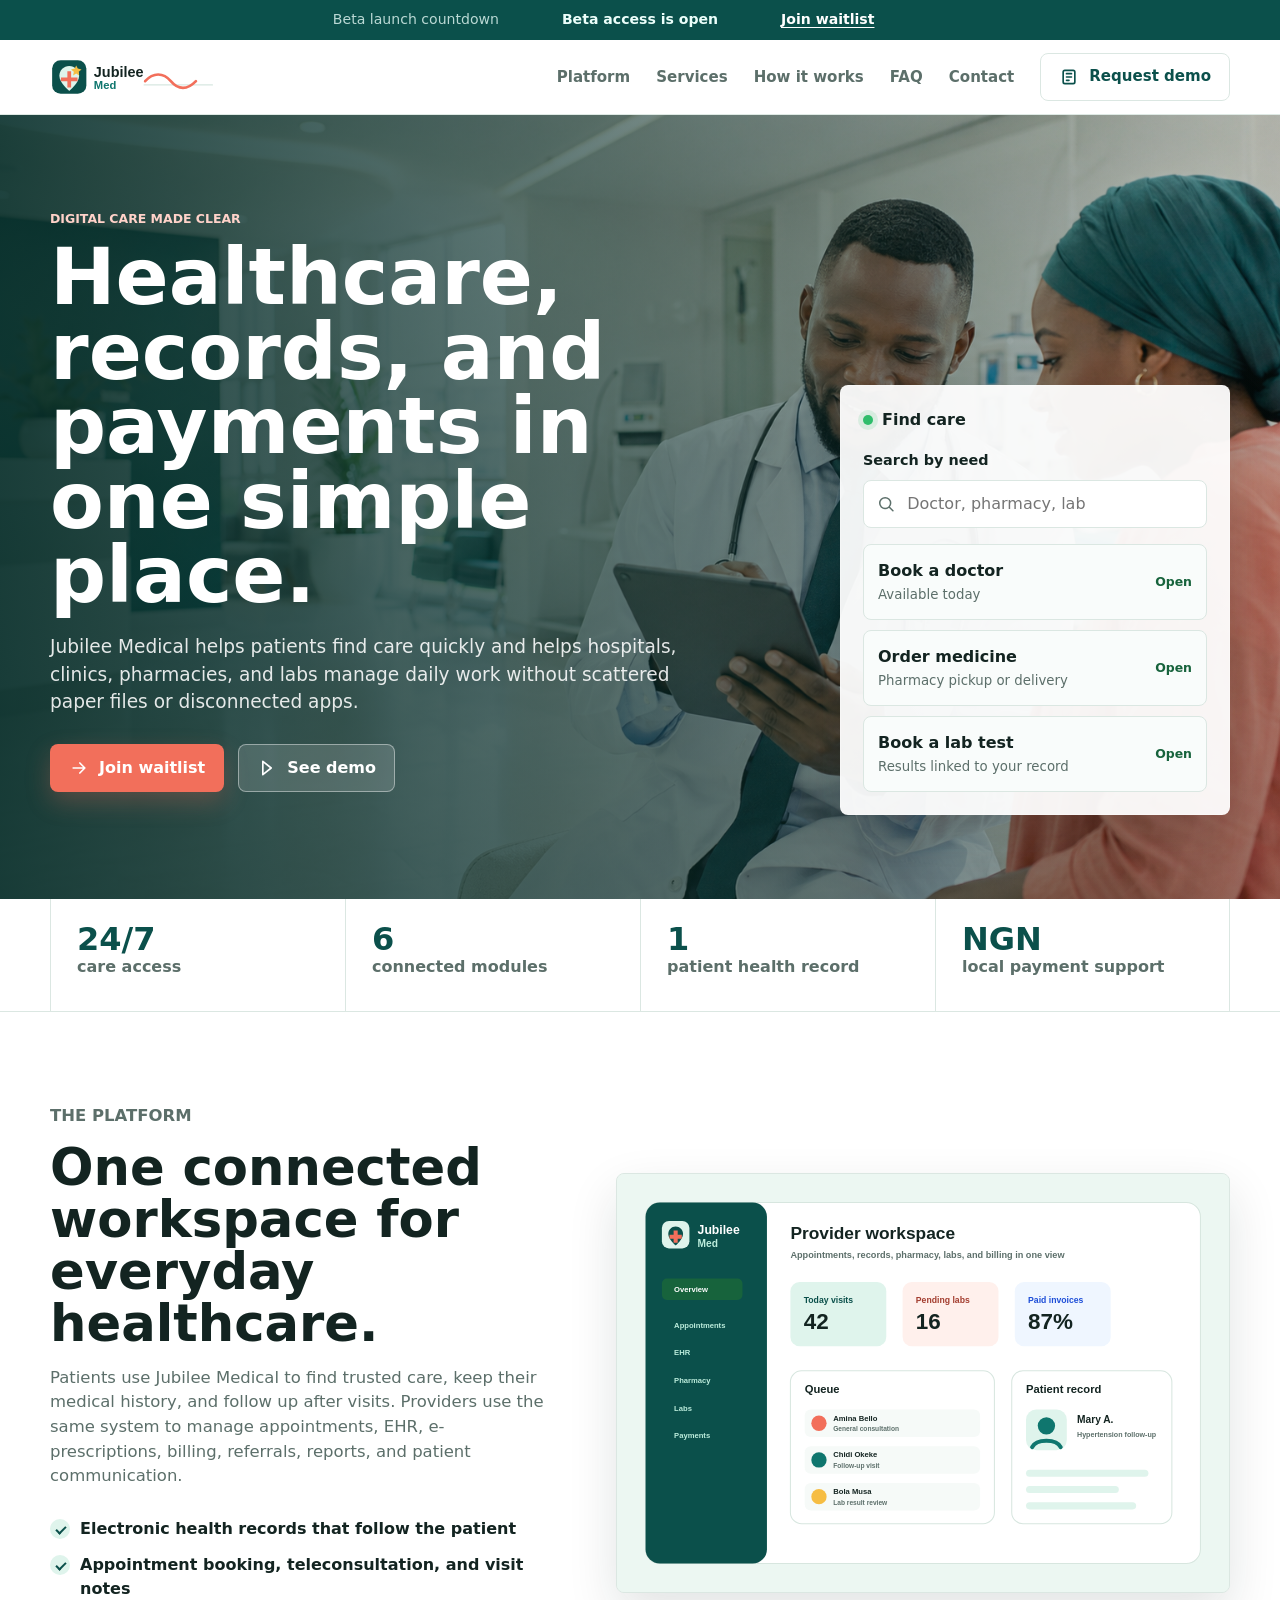
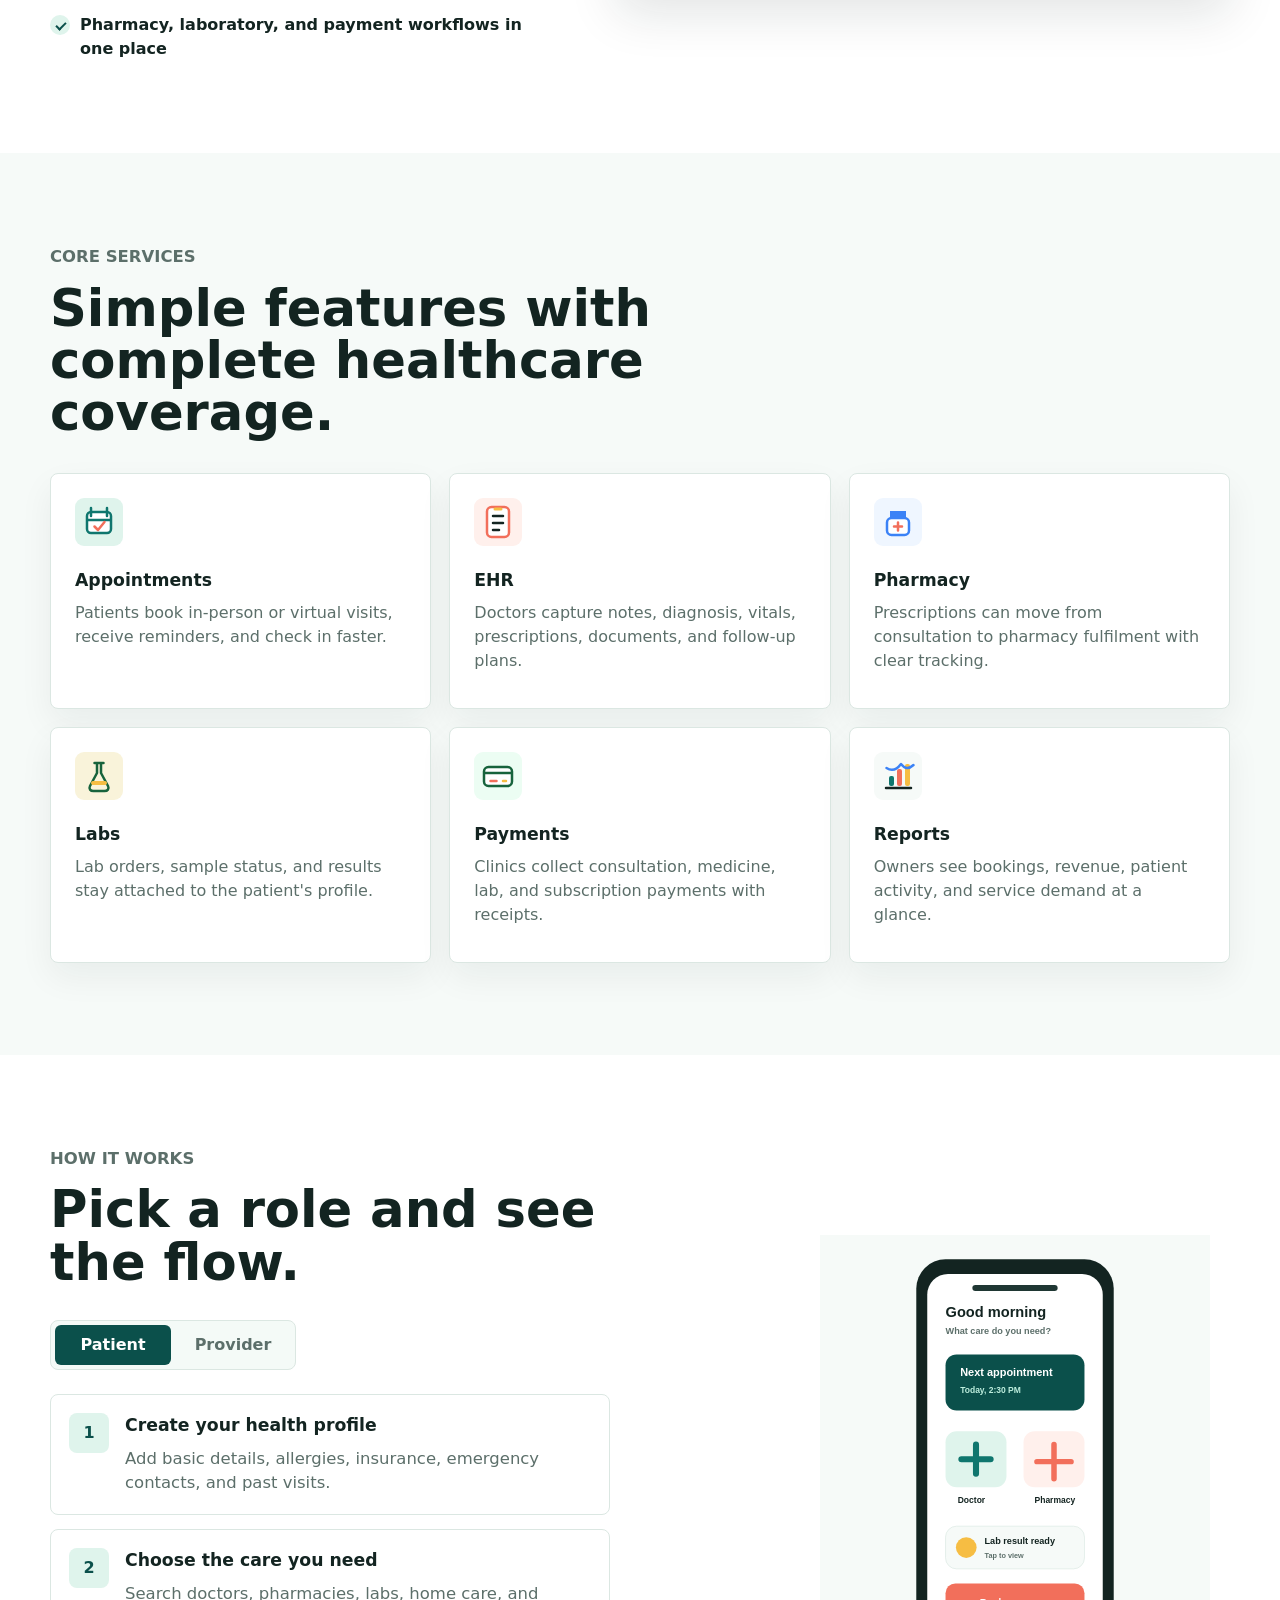
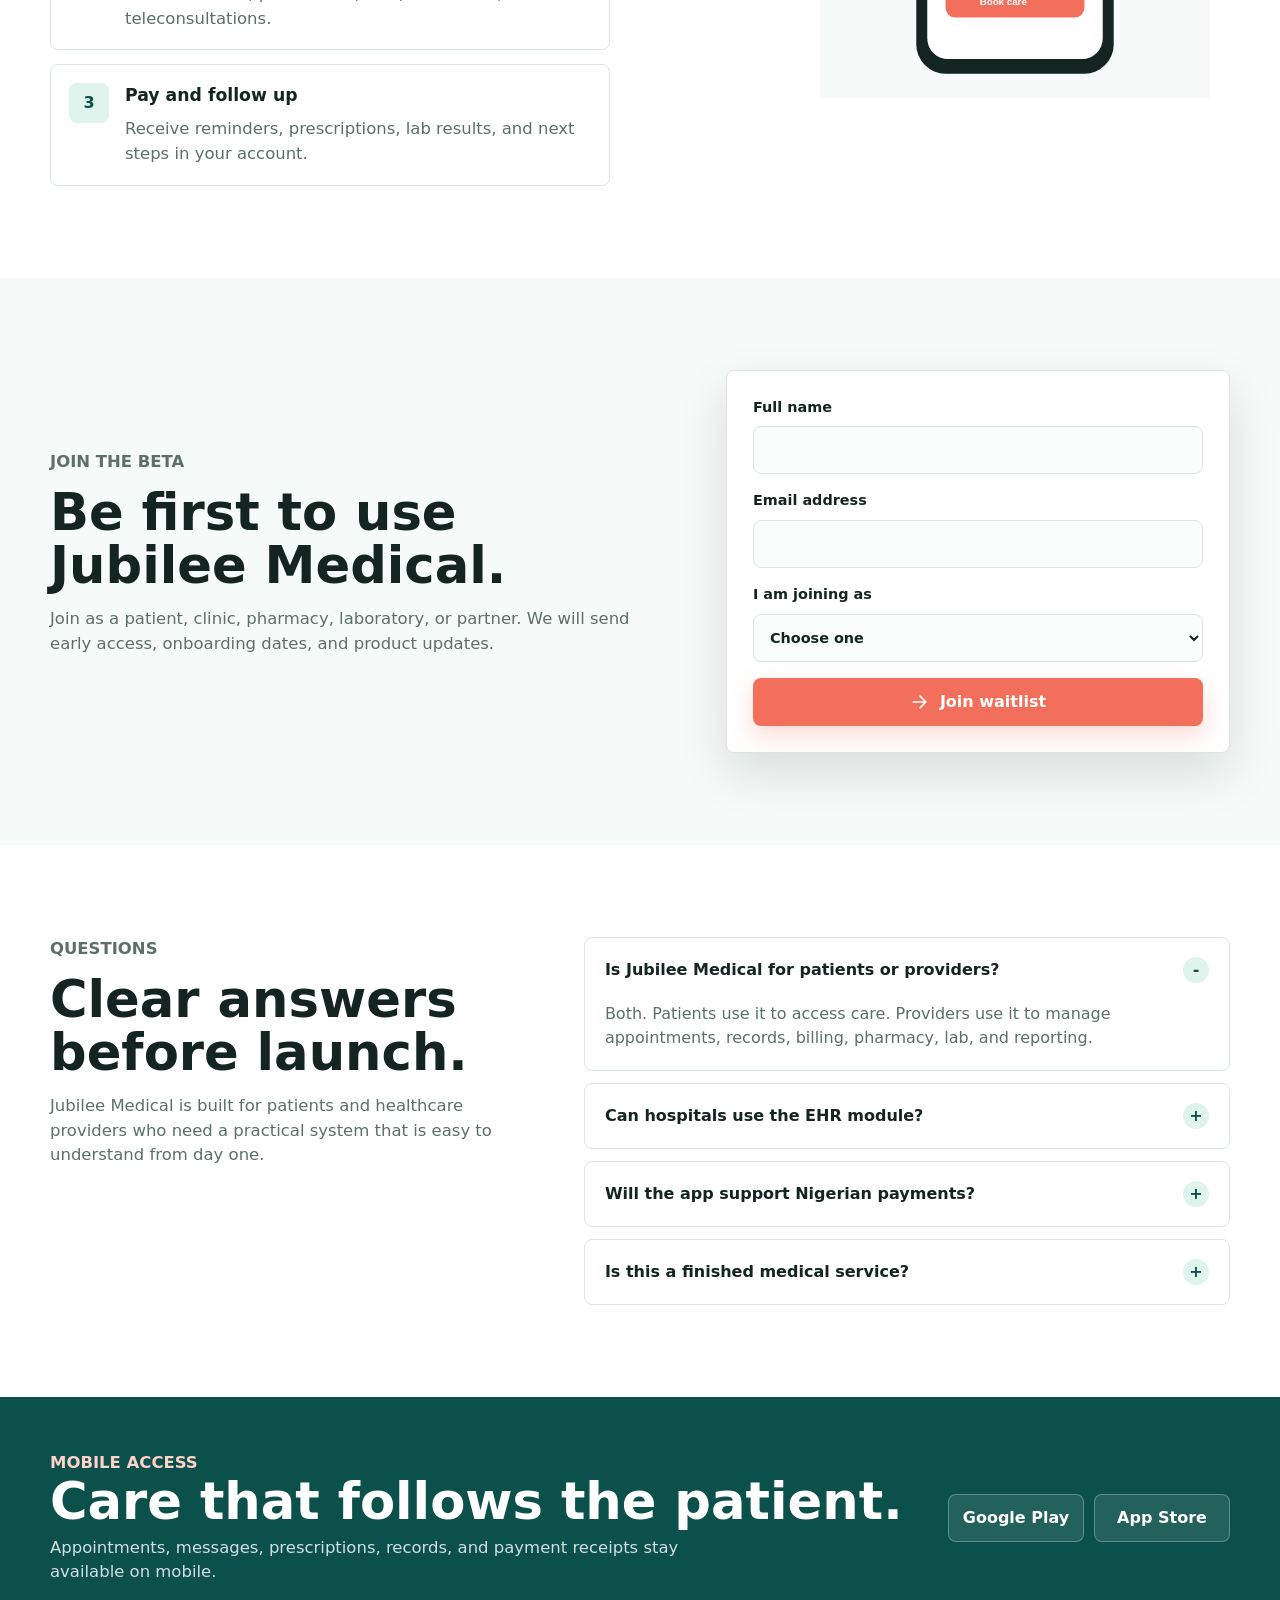
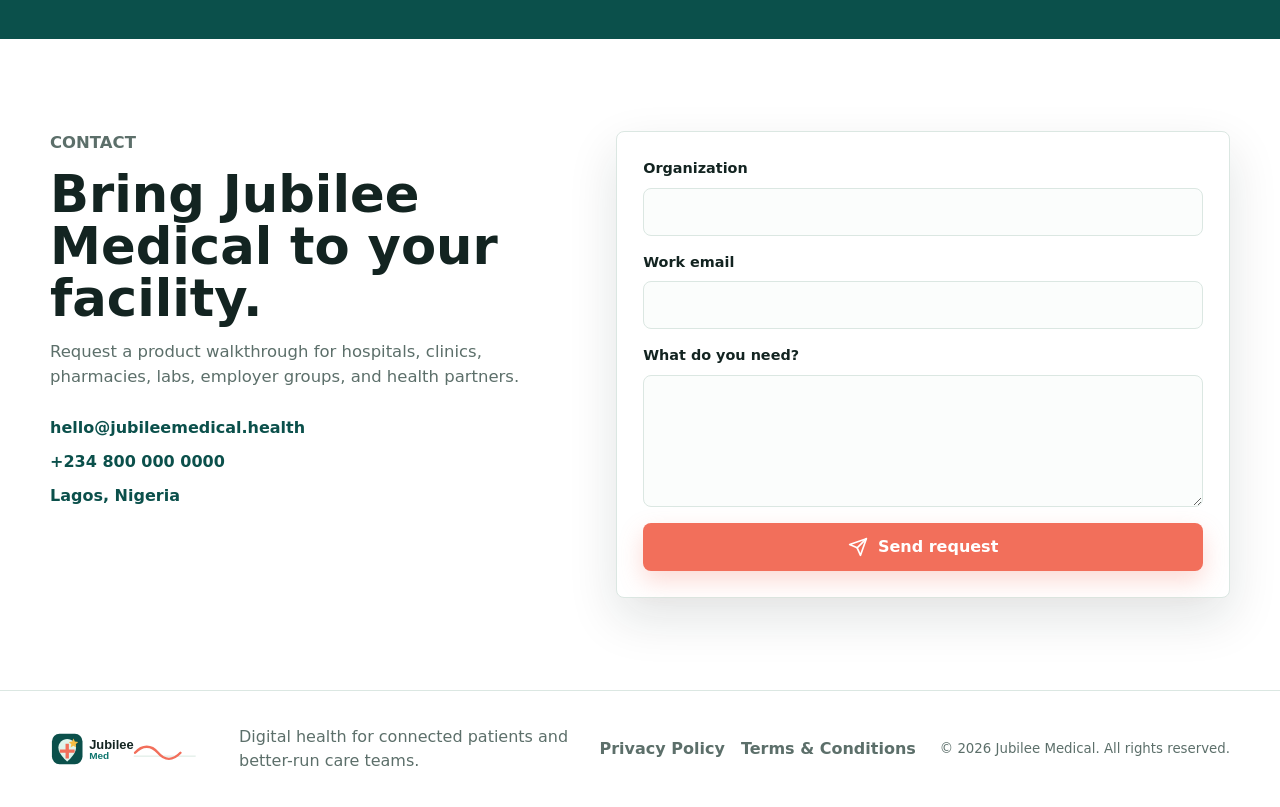
<file: index.html>
<!doctype html>
<html lang="en">
  <head>
    <meta charset="utf-8" />
    <meta name="viewport" content="width=device-width, initial-scale=1" />
    <title>Jubilee Medical | Simple digital healthcare for patients and providers</title>
    <meta
      name="description"
      content="Jubilee Medical helps patients book care, manage records, consult doctors, order medicine, and pay securely while providers run appointments, EHR, billing, and follow-up."
    />
    <link rel="icon" href="assets/logos/jubilee-med-mark.svg" type="image/svg+xml" />
    <link rel="stylesheet" href="styles.css" />
  </head>
  <body>
    <a class="skip-link" href="#main">Skip to content</a>

    <header class="site-header">
      <div class="launch-strip" aria-label="Jubilee Medical beta launch countdown">
        <span>Beta launch countdown</span>
        <strong id="countdown">Loading...</strong>
        <a href="#waitlist">Join waitlist</a>
      </div>

      <nav class="nav-shell" aria-label="Primary navigation">
        <a class="brand" href="#top" aria-label="Jubilee Medical home">
          <img src="assets/logos/jubilee-med-logo.svg" alt="" />
        </a>

        <button class="menu-toggle" type="button" aria-label="Open menu" aria-expanded="false">
          <svg viewBox="0 0 24 24" aria-hidden="true">
            <path d="M4 7h16M4 12h16M4 17h16" />
          </svg>
        </button>

        <div class="nav-links" data-nav-links>
          <a href="#platform">Platform</a>
          <a href="#services">Services</a>
          <a href="#journey">How it works</a>
          <a href="#faq">FAQ</a>
          <a href="#contact">Contact</a>
          <button class="btn btn-ghost" type="button" data-open-demo>
            <svg viewBox="0 0 24 24" aria-hidden="true">
              <path d="M7 4h10a2 2 0 0 1 2 2v12a2 2 0 0 1-2 2H7a2 2 0 0 1-2-2V6a2 2 0 0 1 2-2Z" />
              <path d="M9 8h6M9 12h6M9 16h3" />
            </svg>
            Request demo
          </button>
        </div>
      </nav>
    </header>

    <main id="main">
      <section class="hero" id="top">
        <div class="hero-bg" aria-hidden="true">
          <img src="assets/images/jubilee-hero.png" alt="" />
        </div>
        <div class="hero-overlay" aria-hidden="true"></div>

        <div class="container hero-grid">
          <div class="hero-copy">
            <p class="eyebrow">Digital care made clear</p>
            <h1>Healthcare, records, and payments in one simple place.</h1>
            <p class="hero-lead">
              Jubilee Medical helps patients find care quickly and helps hospitals, clinics, pharmacies,
              and labs manage daily work without scattered paper files or disconnected apps.
            </p>
            <div class="hero-actions">
              <a class="btn btn-primary" href="#waitlist">
                <svg viewBox="0 0 24 24" aria-hidden="true">
                  <path d="M5 12h14M13 6l6 6-6 6" />
                </svg>
                Join waitlist
              </a>
              <button class="btn btn-light" type="button" data-open-demo>
                <svg viewBox="0 0 24 24" aria-hidden="true">
                  <path d="m7 4 10 8-10 8V4Z" />
                </svg>
                See demo
              </button>
            </div>
          </div>

          <aside class="care-finder" aria-label="Quick care search">
            <div class="finder-head">
              <span class="status-dot"></span>
              <span>Find care</span>
            </div>
            <label for="careSearch">Search by need</label>
            <div class="search-box">
              <svg viewBox="0 0 24 24" aria-hidden="true">
                <path d="m21 21-4.3-4.3M10.8 18a7.2 7.2 0 1 1 0-14.4 7.2 7.2 0 0 1 0 14.4Z" />
              </svg>
              <input id="careSearch" type="search" placeholder="Doctor, pharmacy, lab" />
            </div>
            <div class="clinic-list" data-clinic-list>
              <button class="clinic-item" type="button" data-tags="doctor appointment general care">
                <span>
                  <strong>Book a doctor</strong>
                  <small>Available today</small>
                </span>
                <b>Open</b>
              </button>
              <button class="clinic-item" type="button" data-tags="pharmacy medicine refill prescription">
                <span>
                  <strong>Order medicine</strong>
                  <small>Pharmacy pickup or delivery</small>
                </span>
                <b>Open</b>
              </button>
              <button class="clinic-item" type="button" data-tags="lab test diagnostics blood scan">
                <span>
                  <strong>Book a lab test</strong>
                  <small>Results linked to your record</small>
                </span>
                <b>Open</b>
              </button>
            </div>
          </aside>
        </div>
      </section>

      <section class="metric-band" aria-label="Jubilee Medical service summary">
        <div class="container metrics">
          <div>
            <strong>24/7</strong>
            <span>care access</span>
          </div>
          <div>
            <strong>6</strong>
            <span>connected modules</span>
          </div>
          <div>
            <strong>1</strong>
            <span>patient health record</span>
          </div>
          <div>
            <strong>NGN</strong>
            <span>local payment support</span>
          </div>
        </div>
      </section>

      <section class="section" id="platform">
        <div class="container split">
          <div class="section-copy">
            <p class="eyebrow">The platform</p>
            <h2>One connected workspace for everyday healthcare.</h2>
            <p>
              Patients use Jubilee Medical to find trusted care, keep their medical history, and follow
              up after visits. Providers use the same system to manage appointments, EHR, e-prescriptions,
              billing, referrals, reports, and patient communication.
            </p>
            <ul class="check-list">
              <li>Electronic health records that follow the patient</li>
              <li>Appointment booking, teleconsultation, and visit notes</li>
              <li>Pharmacy, laboratory, and payment workflows in one place</li>
            </ul>
          </div>
          <div class="image-panel">
            <img src="assets/images/platform-dashboard.svg" alt="Jubilee Medical dashboard preview" />
          </div>
        </div>
      </section>

      <section class="section section-muted" id="services">
        <div class="container">
          <div class="section-head">
            <p class="eyebrow">Core services</p>
            <h2>Simple features with complete healthcare coverage.</h2>
          </div>
          <div class="service-grid">
            <article class="service-card">
              <img src="assets/images/icon-appointments.svg" alt="" />
              <h3>Appointments</h3>
              <p>Patients book in-person or virtual visits, receive reminders, and check in faster.</p>
            </article>
            <article class="service-card">
              <img src="assets/images/icon-ehr.svg" alt="" />
              <h3>EHR</h3>
              <p>Doctors capture notes, diagnosis, vitals, prescriptions, documents, and follow-up plans.</p>
            </article>
            <article class="service-card">
              <img src="assets/images/icon-pharmacy.svg" alt="" />
              <h3>Pharmacy</h3>
              <p>Prescriptions can move from consultation to pharmacy fulfilment with clear tracking.</p>
            </article>
            <article class="service-card">
              <img src="assets/images/icon-lab.svg" alt="" />
              <h3>Labs</h3>
              <p>Lab orders, sample status, and results stay attached to the patient's profile.</p>
            </article>
            <article class="service-card">
              <img src="assets/images/icon-payments.svg" alt="" />
              <h3>Payments</h3>
              <p>Clinics collect consultation, medicine, lab, and subscription payments with receipts.</p>
            </article>
            <article class="service-card">
              <img src="assets/images/icon-analytics.svg" alt="" />
              <h3>Reports</h3>
              <p>Owners see bookings, revenue, patient activity, and service demand at a glance.</p>
            </article>
          </div>
        </div>
      </section>

      <section class="section" id="journey">
        <div class="container journey-layout">
          <div class="section-copy">
            <p class="eyebrow">How it works</p>
            <h2>Pick a role and see the flow.</h2>
            <div class="segmented-control" role="tablist" aria-label="User journey">
              <button class="active" type="button" role="tab" aria-selected="true" data-role-tab="patient">
                Patient
              </button>
              <button type="button" role="tab" aria-selected="false" data-role-tab="provider">
                Provider
              </button>
            </div>
            <div class="journey-steps" data-journey="patient">
              <article>
                <span>1</span>
                <div>
                  <h3>Create your health profile</h3>
                  <p>Add basic details, allergies, insurance, emergency contacts, and past visits.</p>
                </div>
              </article>
              <article>
                <span>2</span>
                <div>
                  <h3>Choose the care you need</h3>
                  <p>Search doctors, pharmacies, labs, home care, and teleconsultations.</p>
                </div>
              </article>
              <article>
                <span>3</span>
                <div>
                  <h3>Pay and follow up</h3>
                  <p>Receive reminders, prescriptions, lab results, and next steps in your account.</p>
                </div>
              </article>
            </div>
            <div class="journey-steps hidden" data-journey="provider">
              <article>
                <span>1</span>
                <div>
                  <h3>Set up your facility</h3>
                  <p>Add services, staff, prices, calendars, pharmacy stock, and lab departments.</p>
                </div>
              </article>
              <article>
                <span>2</span>
                <div>
                  <h3>Run appointments and records</h3>
                  <p>Manage queue, vitals, consultation notes, prescriptions, orders, and invoices.</p>
                </div>
              </article>
              <article>
                <span>3</span>
                <div>
                  <h3>Track performance</h3>
                  <p>View revenue, visit trends, staff activity, patient feedback, and follow-up tasks.</p>
                </div>
              </article>
            </div>
          </div>
          <div class="phone-stage">
            <img src="assets/images/mobile-flow.svg" alt="Jubilee Medical mobile app preview" />
          </div>
        </div>
      </section>

      <section class="section section-muted" id="waitlist">
        <div class="container waitlist-layout">
          <div>
            <p class="eyebrow">Join the beta</p>
            <h2>Be first to use Jubilee Medical.</h2>
            <p>
              Join as a patient, clinic, pharmacy, laboratory, or partner. We will send early access,
              onboarding dates, and product updates.
            </p>
          </div>
          <form class="form-card" data-form="waitlist">
            <label>
              Full name
              <input name="name" autocomplete="name" required />
            </label>
            <label>
              Email address
              <input name="email" type="email" autocomplete="email" required />
            </label>
            <label>
              I am joining as
              <select name="role" required>
                <option value="">Choose one</option>
                <option>Patient</option>
                <option>Clinic or hospital</option>
                <option>Pharmacy</option>
                <option>Laboratory</option>
                <option>Partner</option>
              </select>
            </label>
            <button class="btn btn-primary" type="submit">
              <svg viewBox="0 0 24 24" aria-hidden="true">
                <path d="M4 12h13M12 5l7 7-7 7" />
              </svg>
              Join waitlist
            </button>
          </form>
        </div>
      </section>

      <section class="section" id="faq">
        <div class="container faq-layout">
          <div class="section-copy">
            <p class="eyebrow">Questions</p>
            <h2>Clear answers before launch.</h2>
            <p>
              Jubilee Medical is built for patients and healthcare providers who need a practical system
              that is easy to understand from day one.
            </p>
          </div>
          <div class="faq-list">
            <details open>
              <summary>Is Jubilee Medical for patients or providers?</summary>
              <p>Both. Patients use it to access care. Providers use it to manage appointments, records, billing, pharmacy, lab, and reporting.</p>
            </details>
            <details>
              <summary>Can hospitals use the EHR module?</summary>
              <p>Yes. The provider workspace supports patient files, consultation notes, prescriptions, lab requests, documents, and follow-up tasks.</p>
            </details>
            <details>
              <summary>Will the app support Nigerian payments?</summary>
              <p>Yes. The product is designed for local checkout, receipts, service payments, and provider billing workflows.</p>
            </details>
            <details>
              <summary>Is this a finished medical service?</summary>
              <p>This website presents the Jubilee Medical product concept and beta signup flow. Real clinical use should be reviewed by licensed medical and compliance teams before launch.</p>
            </details>
          </div>
        </div>
      </section>

      <section class="app-band" aria-label="Jubilee Medical mobile app">
        <div class="container app-band-inner">
          <div>
            <p class="eyebrow">Mobile access</p>
            <h2>Care that follows the patient.</h2>
            <p>Appointments, messages, prescriptions, records, and payment receipts stay available on mobile.</p>
          </div>
          <div class="store-buttons" aria-label="App download buttons">
            <a href="#waitlist">Google Play</a>
            <a href="#waitlist">App Store</a>
          </div>
        </div>
      </section>

      <section class="section" id="contact">
        <div class="container contact-layout">
          <div class="section-copy">
            <p class="eyebrow">Contact</p>
            <h2>Bring Jubilee Medical to your facility.</h2>
            <p>
              Request a product walkthrough for hospitals, clinics, pharmacies, labs, employer groups,
              and health partners.
            </p>
            <div class="contact-lines">
              <a href="mailto:hello@jubileemedical.health">hello@jubileemedical.health</a>
              <a href="tel:+2348000000000">+234 800 000 0000</a>
              <span>Lagos, Nigeria</span>
            </div>
          </div>
          <form class="form-card" data-form="contact">
            <label>
              Organization
              <input name="organization" required />
            </label>
            <label>
              Work email
              <input name="email" type="email" required />
            </label>
            <label>
              What do you need?
              <textarea name="message" rows="4" required></textarea>
            </label>
            <button class="btn btn-primary" type="submit">
              <svg viewBox="0 0 24 24" aria-hidden="true">
                <path d="m22 2-7 20-4-9-9-4 20-7Z" />
                <path d="M22 2 11 13" />
              </svg>
              Send request
            </button>
          </form>
        </div>
      </section>
    </main>

    <footer class="footer">
      <div class="container footer-inner">
        <a class="brand footer-brand" href="#top">
          <img src="assets/logos/jubilee-med-logo.svg" alt="Jubilee Medical" />
        </a>
        <p>Digital health for connected patients and better-run care teams.</p>
        <nav class="footer-links" aria-label="Footer">
          <a href="privacy-policy.html">Privacy Policy</a>
          <a href="terms.html">Terms &amp; Conditions</a>
        </nav>
        <small>&copy; <span id="year"></span> Jubilee Medical. All rights reserved.</small>
      </div>
    </footer>

    <div class="modal" data-modal hidden>
      <div class="modal-backdrop" data-close-modal></div>
      <section class="modal-panel" role="dialog" aria-modal="true" aria-labelledby="demoTitle">
        <button class="icon-button" type="button" aria-label="Close demo request" data-close-modal>
          <svg viewBox="0 0 24 24" aria-hidden="true">
            <path d="M6 6l12 12M18 6 6 18" />
          </svg>
        </button>
        <p class="eyebrow">Product demo</p>
        <h2 id="demoTitle">Request a Jubilee Medical walkthrough</h2>
        <form class="form-stack" data-form="demo">
          <label>
            Name
            <input name="name" required />
          </label>
          <label>
            Email
            <input name="email" type="email" required />
          </label>
          <label>
            Facility type
            <select name="facility" required>
              <option value="">Choose one</option>
              <option>Clinic</option>
              <option>Hospital</option>
              <option>Pharmacy</option>
              <option>Laboratory</option>
              <option>Health partner</option>
            </select>
          </label>
          <button class="btn btn-primary" type="submit">Submit request</button>
        </form>
      </section>
    </div>

    <div class="toast" role="status" aria-live="polite" data-toast hidden></div>

    <script src="script.js"></script>
  </body>
</html>
</file>
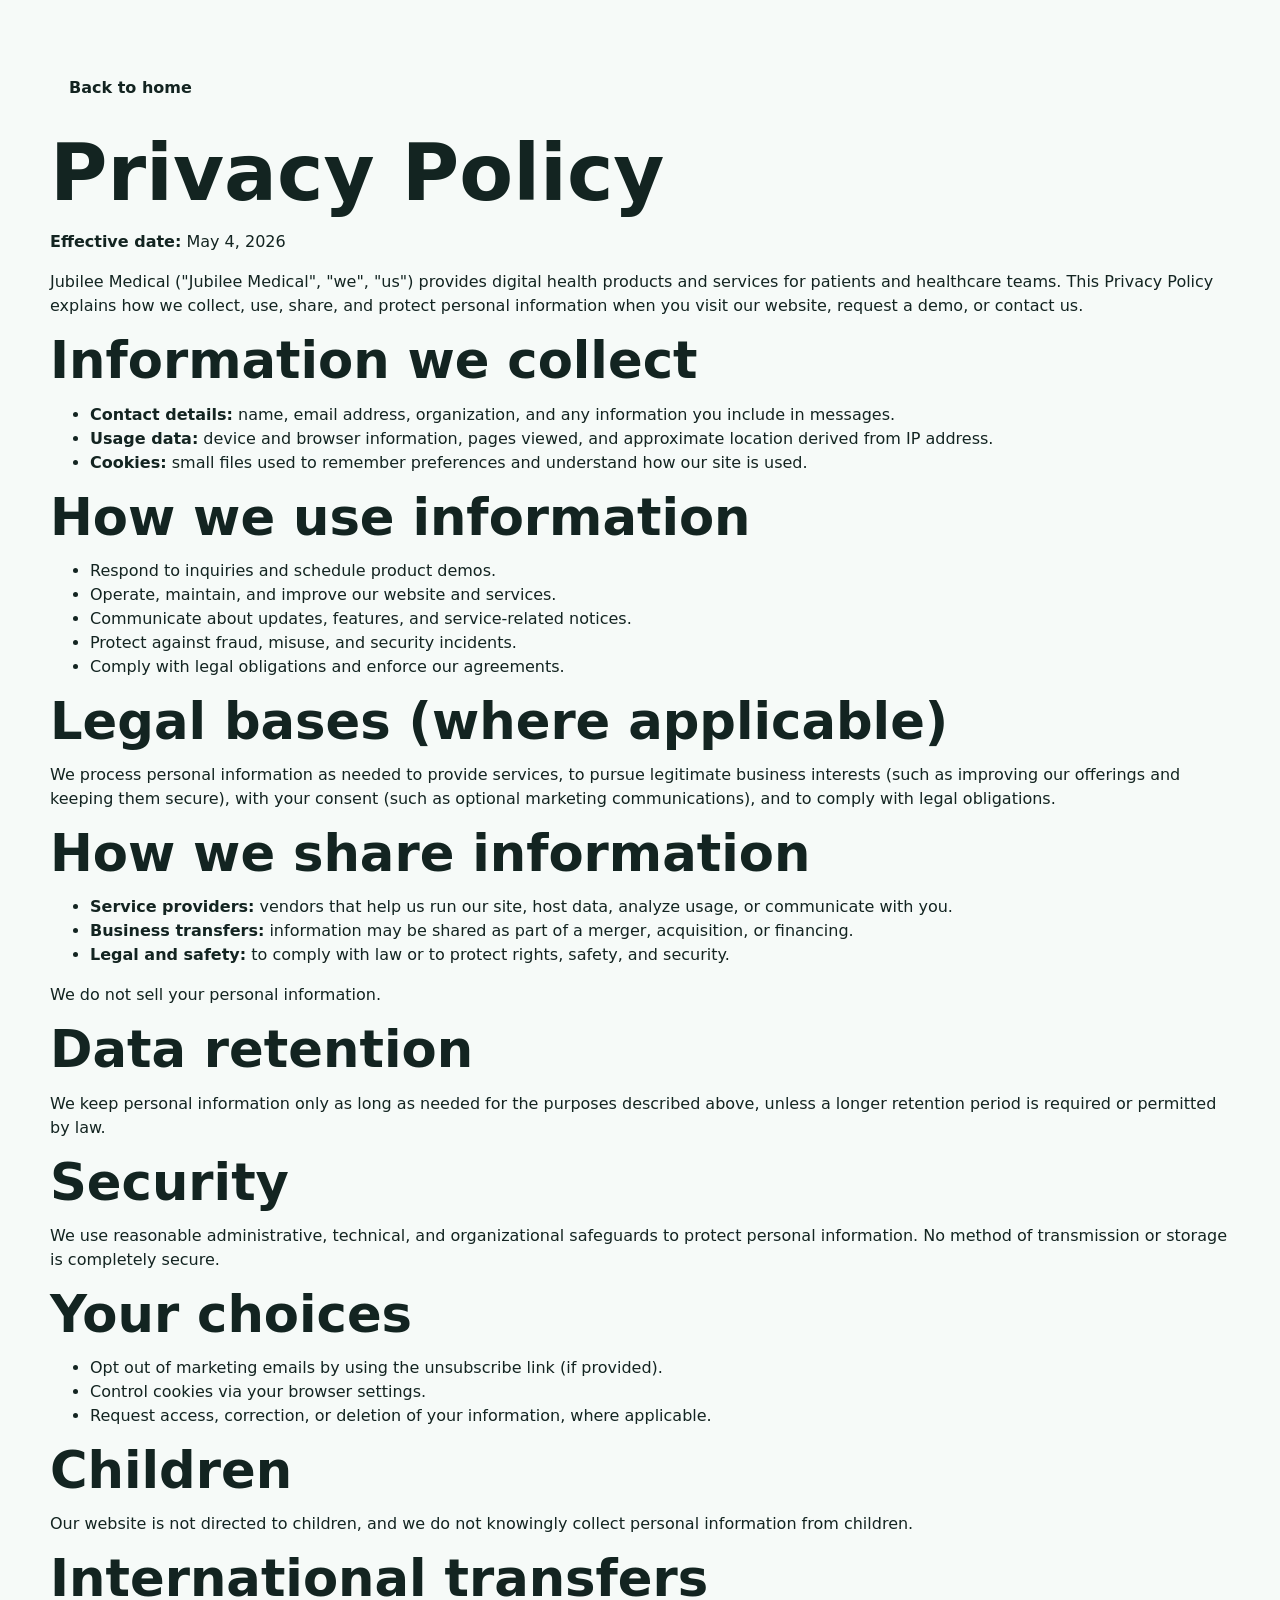
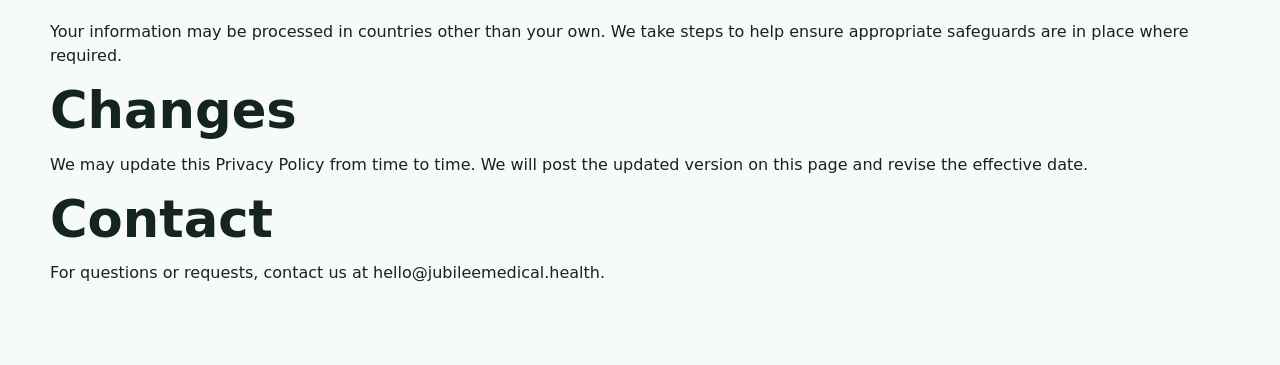
<file: privacy-policy.html>
<!doctype html>
<html lang="en">
  <head>
    <meta charset="UTF-8" />
    <meta name="viewport" content="width=device-width, initial-scale=1.0" />
    <title>Privacy Policy | Jubilee Medical</title>
    <meta name="description" content="Privacy Policy for Jubilee Medical." />
    <link rel="stylesheet" href="styles.css" />
  </head>
  <body>
    <main class="container" style="padding: 64px 0">
      <a class="btn btn-secondary" href="index.html" style="width: fit-content">Back to home</a>
      <h1 style="margin-top: 24px">Privacy Policy</h1>
      <p><strong>Effective date:</strong> May 4, 2026</p>

      <p>
        Jubilee Medical ("Jubilee Medical", "we", "us") provides digital health products and services for
        patients and healthcare teams. This Privacy Policy explains how we collect, use, share, and
        protect personal information when you visit our website, request a demo, or contact us.
      </p>

      <h2>Information we collect</h2>
      <ul>
        <li>
          <strong>Contact details:</strong> name, email address, organization, and any information
          you include in messages.
        </li>
        <li>
          <strong>Usage data:</strong> device and browser information, pages viewed, and approximate
          location derived from IP address.
        </li>
        <li>
          <strong>Cookies:</strong> small files used to remember preferences and understand how our
          site is used.
        </li>
      </ul>

      <h2>How we use information</h2>
      <ul>
        <li>Respond to inquiries and schedule product demos.</li>
        <li>Operate, maintain, and improve our website and services.</li>
        <li>Communicate about updates, features, and service-related notices.</li>
        <li>Protect against fraud, misuse, and security incidents.</li>
        <li>Comply with legal obligations and enforce our agreements.</li>
      </ul>

      <h2>Legal bases (where applicable)</h2>
      <p>
        We process personal information as needed to provide services, to pursue legitimate business
        interests (such as improving our offerings and keeping them secure), with your consent (such
        as optional marketing communications), and to comply with legal obligations.
      </p>

      <h2>How we share information</h2>
      <ul>
        <li>
          <strong>Service providers:</strong> vendors that help us run our site, host data, analyze
          usage, or communicate with you.
        </li>
        <li>
          <strong>Business transfers:</strong> information may be shared as part of a merger,
          acquisition, or financing.
        </li>
        <li>
          <strong>Legal and safety:</strong> to comply with law or to protect rights, safety, and
          security.
        </li>
      </ul>
      <p>We do not sell your personal information.</p>

      <h2>Data retention</h2>
      <p>
        We keep personal information only as long as needed for the purposes described above, unless
        a longer retention period is required or permitted by law.
      </p>

      <h2>Security</h2>
      <p>
        We use reasonable administrative, technical, and organizational safeguards to protect
        personal information. No method of transmission or storage is completely secure.
      </p>

      <h2>Your choices</h2>
      <ul>
        <li>Opt out of marketing emails by using the unsubscribe link (if provided).</li>
        <li>Control cookies via your browser settings.</li>
        <li>Request access, correction, or deletion of your information, where applicable.</li>
      </ul>

      <h2>Children</h2>
      <p>
        Our website is not directed to children, and we do not knowingly collect personal
        information from children.
      </p>

      <h2>International transfers</h2>
      <p>
        Your information may be processed in countries other than your own. We take steps to help
        ensure appropriate safeguards are in place where required.
      </p>

      <h2>Changes</h2>
      <p>
        We may update this Privacy Policy from time to time. We will post the updated version on
        this page and revise the effective date.
      </p>

      <h2>Contact</h2>
      <p>
        For questions or requests, contact us at
        <a href="mailto:hello@jubileemedical.health">hello@jubileemedical.health</a>.
      </p>
    </main>
  </body>
</html>
</file>
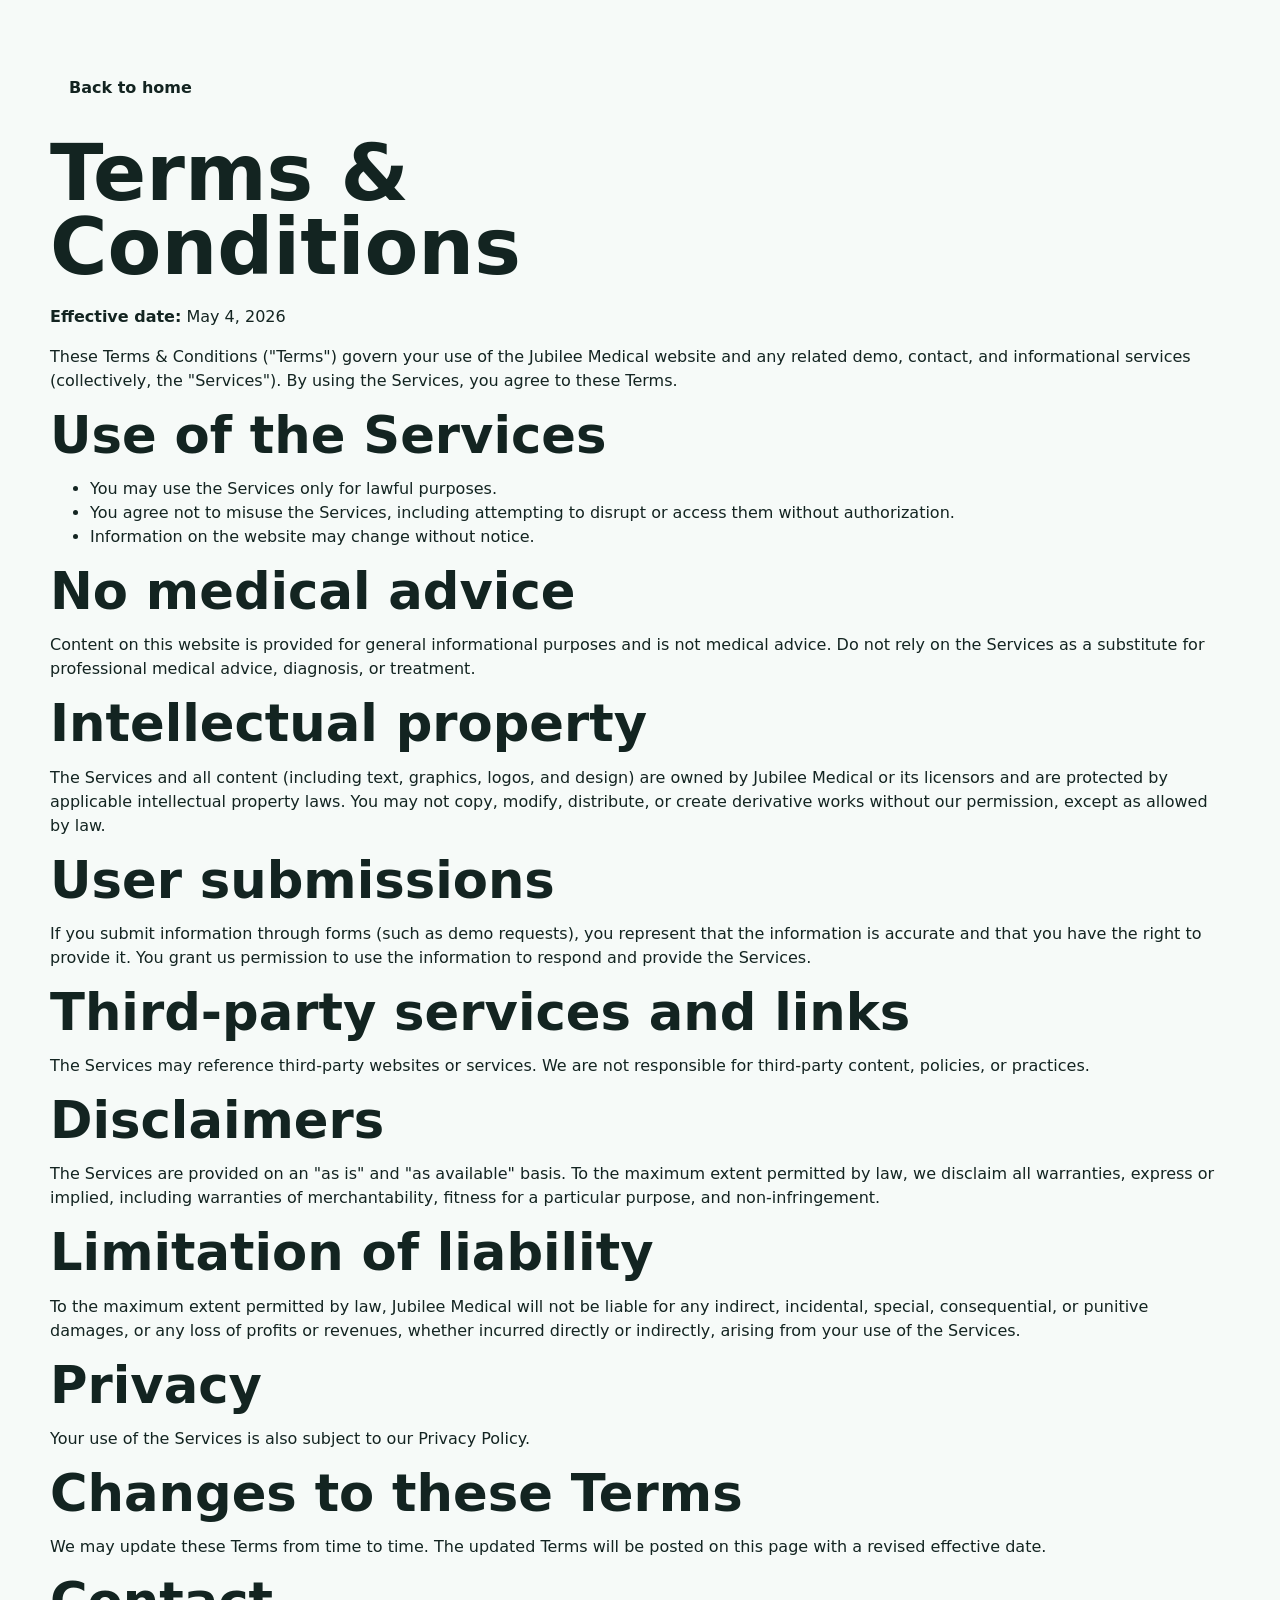
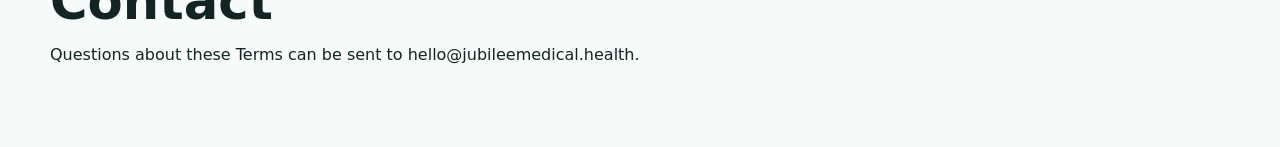
<file: terms.html>
<!doctype html>
<html lang="en">
  <head>
    <meta charset="UTF-8" />
    <meta name="viewport" content="width=device-width, initial-scale=1.0" />
    <title>Terms &amp; Conditions | Jubilee Medical</title>
    <meta name="description" content="Terms & Conditions for Jubilee Medical." />
    <link rel="stylesheet" href="styles.css" />
  </head>
  <body>
    <main class="container" style="padding: 64px 0">
      <a class="btn btn-secondary" href="index.html" style="width: fit-content">Back to home</a>
      <h1 style="margin-top: 24px">Terms &amp; Conditions</h1>
      <p><strong>Effective date:</strong> May 4, 2026</p>

      <p>
        These Terms &amp; Conditions ("Terms") govern your use of the Jubilee Medical website and any
        related demo, contact, and informational services (collectively, the "Services"). By using
        the Services, you agree to these Terms.
      </p>

      <h2>Use of the Services</h2>
      <ul>
        <li>You may use the Services only for lawful purposes.</li>
        <li>You agree not to misuse the Services, including attempting to disrupt or access them without authorization.</li>
        <li>Information on the website may change without notice.</li>
      </ul>

      <h2>No medical advice</h2>
      <p>
        Content on this website is provided for general informational purposes and is not medical
        advice. Do not rely on the Services as a substitute for professional medical advice,
        diagnosis, or treatment.
      </p>

      <h2>Intellectual property</h2>
      <p>
        The Services and all content (including text, graphics, logos, and design) are owned by
        Jubilee Medical or its licensors and are protected by applicable intellectual property laws. You
        may not copy, modify, distribute, or create derivative works without our permission, except
        as allowed by law.
      </p>

      <h2>User submissions</h2>
      <p>
        If you submit information through forms (such as demo requests), you represent that the
        information is accurate and that you have the right to provide it. You grant us permission
        to use the information to respond and provide the Services.
      </p>

      <h2>Third-party services and links</h2>
      <p>
        The Services may reference third-party websites or services. We are not responsible for
        third-party content, policies, or practices.
      </p>

      <h2>Disclaimers</h2>
      <p>
        The Services are provided on an "as is" and "as available" basis. To the maximum extent
        permitted by law, we disclaim all warranties, express or implied, including warranties of
        merchantability, fitness for a particular purpose, and non-infringement.
      </p>

      <h2>Limitation of liability</h2>
      <p>
        To the maximum extent permitted by law, Jubilee Medical will not be liable for any indirect,
        incidental, special, consequential, or punitive damages, or any loss of profits or revenues,
        whether incurred directly or indirectly, arising from your use of the Services.
      </p>

      <h2>Privacy</h2>
      <p>
        Your use of the Services is also subject to our <a href="privacy-policy.html">Privacy Policy</a>.
      </p>

      <h2>Changes to these Terms</h2>
      <p>
        We may update these Terms from time to time. The updated Terms will be posted on this page
        with a revised effective date.
      </p>

      <h2>Contact</h2>
      <p>
        Questions about these Terms can be sent to
        <a href="mailto:hello@jubileemedical.health">hello@jubileemedical.health</a>.
      </p>
    </main>
  </body>
</html>
</file>
<file: styles.css>
:root {
  --ink: #132421;
  --muted: #5c6f6a;
  --bg: #f6faf8;
  --paper: #ffffff;
  --line: #dbe7e2;
  --teal: #0f766e;
  --teal-dark: #0b504b;
  --green: #17633c;
  --mint: #dff4ec;
  --coral: #f26f5b;
  --gold: #f6bd43;
  --blue: #3b82f6;
  --shadow: 0 20px 50px rgba(19, 36, 33, 0.12);
  --radius: 8px;
  --container: 1180px;
  font-family:
    Inter, ui-sans-serif, system-ui, -apple-system, BlinkMacSystemFont, "Segoe UI", sans-serif;
  color: var(--ink);
  background: var(--bg);
}

* {
  box-sizing: border-box;
}

html {
  scroll-behavior: smooth;
}

body {
  margin: 0;
  color: var(--ink);
  background: var(--bg);
  line-height: 1.5;
}

img {
  display: block;
  max-width: 100%;
}

a {
  color: inherit;
  text-decoration: none;
}

button,
input,
select,
textarea {
  font: inherit;
}

button {
  cursor: pointer;
}

svg {
  display: block;
}

.skip-link {
  position: absolute;
  left: 16px;
  top: -60px;
  z-index: 100;
  padding: 10px 14px;
  border-radius: 6px;
  background: var(--ink);
  color: #fff;
  transition: top 0.2s ease;
}

.skip-link:focus {
  top: 16px;
}

.container {
  width: min(100% - 32px, var(--container));
  margin-inline: auto;
}

.site-header {
  position: sticky;
  top: 0;
  z-index: 50;
  background: rgba(255, 255, 255, 0.92);
  border-bottom: 1px solid rgba(219, 231, 226, 0.9);
  backdrop-filter: blur(18px);
}

.launch-strip {
  display: grid;
  grid-template-columns: 1fr auto 1fr;
  align-items: center;
  gap: 16px;
  min-height: 40px;
  padding: 7px 24px;
  background: var(--teal-dark);
  color: #ecfffb;
  font-size: 0.88rem;
}

.launch-strip span {
  justify-self: end;
  color: rgba(236, 255, 251, 0.78);
}

.launch-strip strong {
  justify-self: center;
  min-width: 250px;
  text-align: center;
  font-variant-numeric: tabular-nums;
  letter-spacing: 0;
}

.launch-strip a {
  justify-self: start;
  color: #fff;
  font-weight: 750;
  text-decoration: underline;
  text-underline-offset: 3px;
}

.nav-shell {
  display: flex;
  align-items: center;
  justify-content: space-between;
  width: min(100% - 32px, var(--container));
  min-height: 74px;
  margin-inline: auto;
  gap: 24px;
}

.brand {
  display: inline-flex;
  align-items: center;
  gap: 10px;
  min-width: 165px;
}

.brand img {
  width: 170px;
  height: auto;
}

.nav-links {
  display: flex;
  align-items: center;
  gap: 26px;
  color: var(--muted);
  font-weight: 700;
  font-size: 0.94rem;
}

.nav-links a {
  position: relative;
}

.nav-links a::after {
  position: absolute;
  left: 0;
  right: 0;
  bottom: -8px;
  height: 2px;
  border-radius: 999px;
  background: var(--coral);
  content: "";
  opacity: 0;
  transform: scaleX(0.3);
  transition:
    opacity 0.2s ease,
    transform 0.2s ease;
}

.nav-links a:hover::after,
.nav-links a:focus-visible::after {
  opacity: 1;
  transform: scaleX(1);
}

.menu-toggle,
.icon-button {
  display: none;
  width: 42px;
  height: 42px;
  place-items: center;
  border: 1px solid var(--line);
  border-radius: 8px;
  color: var(--ink);
  background: #fff;
}

.menu-toggle svg,
.icon-button svg,
.btn svg,
.search-box svg {
  width: 20px;
  height: 20px;
  fill: none;
  stroke: currentColor;
  stroke-width: 2;
  stroke-linecap: round;
  stroke-linejoin: round;
}

.btn {
  display: inline-flex;
  align-items: center;
  justify-content: center;
  gap: 10px;
  min-height: 48px;
  padding: 0 18px;
  border: 1px solid transparent;
  border-radius: 8px;
  font-weight: 800;
  line-height: 1;
  transition:
    transform 0.2s ease,
    box-shadow 0.2s ease,
    background 0.2s ease;
}

.btn:hover {
  transform: translateY(-1px);
}

.btn-primary {
  background: var(--coral);
  color: #fff;
  box-shadow: 0 10px 24px rgba(242, 111, 91, 0.26);
}

.btn-primary:hover {
  background: #d95f4e;
}

.btn-light {
  border-color: rgba(255, 255, 255, 0.42);
  background: rgba(255, 255, 255, 0.15);
  color: #fff;
}

.btn-ghost {
  border-color: var(--line);
  background: #fff;
  color: var(--teal-dark);
}

.hero {
  position: relative;
  min-height: calc(100vh - 116px);
  max-height: 780px;
  overflow: hidden;
  color: #fff;
}

.hero-bg,
.hero-bg img,
.hero-overlay {
  position: absolute;
  inset: 0;
}

.hero-bg img {
  width: 100%;
  height: 100%;
  object-fit: cover;
  object-position: center;
}

.hero-overlay {
  background:
    linear-gradient(90deg, rgba(8, 48, 44, 0.9), rgba(8, 48, 44, 0.62) 42%, rgba(8, 48, 44, 0.1) 100%),
    linear-gradient(0deg, rgba(19, 36, 33, 0.28), rgba(19, 36, 33, 0.06));
}

.hero-grid {
  position: relative;
  z-index: 2;
  display: grid;
  grid-template-columns: minmax(0, 1fr) 390px;
  align-items: center;
  gap: 52px;
  min-height: inherit;
  padding: 72px 0 84px;
}

.hero-copy {
  max-width: 700px;
}

.eyebrow {
  margin: 0 0 12px;
  color: var(--coral);
  font-size: 0.78rem;
  font-weight: 850;
  letter-spacing: 0;
  text-transform: uppercase;
}

.hero .eyebrow {
  color: #ffd2c9;
}

h1,
h2,
h3,
p {
  margin-top: 0;
}

h1 {
  max-width: 760px;
  margin-bottom: 20px;
  font-size: clamp(2.45rem, 7vw, 4.9rem);
  line-height: 0.95;
  letter-spacing: 0;
}

h2 {
  margin-bottom: 16px;
  font-size: clamp(2rem, 4vw, 3.25rem);
  line-height: 1.02;
  letter-spacing: 0;
}

h3 {
  margin-bottom: 8px;
  font-size: 1.08rem;
}

.hero-lead {
  max-width: 640px;
  margin-bottom: 28px;
  color: rgba(255, 255, 255, 0.88);
  font-size: 1.16rem;
}

.hero-actions {
  display: flex;
  flex-wrap: wrap;
  gap: 14px;
}

.care-finder {
  align-self: end;
  padding: 22px;
  border: 1px solid rgba(255, 255, 255, 0.28);
  border-radius: 8px;
  background: rgba(255, 255, 255, 0.94);
  box-shadow: var(--shadow);
  color: var(--ink);
}

.finder-head {
  display: flex;
  align-items: center;
  gap: 9px;
  margin-bottom: 18px;
  font-weight: 850;
}

.status-dot {
  width: 10px;
  height: 10px;
  border-radius: 999px;
  background: #2fbd6b;
  box-shadow: 0 0 0 5px rgba(47, 189, 107, 0.14);
}

.care-finder label,
.form-card label,
.form-stack label {
  display: grid;
  gap: 8px;
  color: var(--ink);
  font-size: 0.9rem;
  font-weight: 800;
}

.search-box {
  display: flex;
  align-items: center;
  gap: 10px;
  height: 48px;
  margin: 8px 0 16px;
  padding: 0 13px;
  border: 1px solid var(--line);
  border-radius: 8px;
  background: #fff;
  color: var(--muted);
}

.search-box input,
.form-card input,
.form-card select,
.form-card textarea,
.form-stack input,
.form-stack select {
  width: 100%;
  border: 0;
  outline: 0;
  background: transparent;
  color: var(--ink);
}

.clinic-list {
  display: grid;
  gap: 10px;
}

.clinic-item {
  display: flex;
  align-items: center;
  justify-content: space-between;
  min-height: 72px;
  width: 100%;
  padding: 14px;
  border: 1px solid var(--line);
  border-radius: 8px;
  background: #f9fcfb;
  color: var(--ink);
  text-align: left;
}

.clinic-item:hover,
.clinic-item:focus-visible {
  border-color: var(--teal);
  background: var(--mint);
}

.clinic-item small {
  display: block;
  margin-top: 2px;
  color: var(--muted);
}

.clinic-item b {
  color: var(--green);
  font-size: 0.78rem;
}

.clinic-item.is-hidden {
  display: none;
}

.metric-band {
  border-bottom: 1px solid var(--line);
  background: #fff;
}

.metrics {
  display: grid;
  grid-template-columns: repeat(4, 1fr);
}

.metrics div {
  min-height: 112px;
  padding: 24px 26px;
  border-left: 1px solid var(--line);
}

.metrics div:last-child {
  border-right: 1px solid var(--line);
}

.metrics strong {
  display: block;
  color: var(--teal-dark);
  font-size: 2rem;
  line-height: 1;
}

.metrics span {
  color: var(--muted);
  font-weight: 700;
}

.section {
  padding: 92px 0;
  background: #fff;
}

.section-muted {
  background: var(--bg);
}

.split,
.journey-layout,
.waitlist-layout,
.faq-layout,
.contact-layout,
.app-band-inner {
  display: grid;
  grid-template-columns: minmax(0, 0.9fr) minmax(0, 1.1fr);
  align-items: center;
  gap: 64px;
}

.section-copy {
  max-width: 560px;
}

.section-copy p,
.section-head p,
.waitlist-layout p,
.app-band p {
  color: var(--muted);
  font-size: 1.03rem;
}

.check-list {
  display: grid;
  gap: 12px;
  margin: 28px 0 0;
  padding: 0;
  list-style: none;
}

.check-list li {
  position: relative;
  padding-left: 30px;
  color: var(--ink);
  font-weight: 750;
}

.check-list li::before {
  position: absolute;
  left: 0;
  top: 2px;
  display: grid;
  width: 20px;
  height: 20px;
  place-items: center;
  border-radius: 50%;
  background: var(--mint);
  color: var(--teal-dark);
  content: "";
}

.check-list li::after {
  position: absolute;
  left: 6px;
  top: 9px;
  width: 8px;
  height: 4px;
  border-left: 2px solid var(--teal-dark);
  border-bottom: 2px solid var(--teal-dark);
  content: "";
  transform: rotate(-45deg);
}

.image-panel {
  overflow: hidden;
  border: 1px solid var(--line);
  border-radius: 8px;
  background: #ecf7f2;
  box-shadow: var(--shadow);
}

.section-head {
  max-width: 720px;
  margin-bottom: 34px;
}

.service-grid {
  display: grid;
  grid-template-columns: repeat(3, 1fr);
  gap: 18px;
}

.service-card {
  min-height: 236px;
  padding: 24px;
  border: 1px solid var(--line);
  border-radius: 8px;
  background: #fff;
  box-shadow: 0 14px 34px rgba(19, 36, 33, 0.06);
}

.service-card img {
  width: 48px;
  height: 48px;
  margin-bottom: 22px;
}

.service-card p {
  margin-bottom: 0;
  color: var(--muted);
}

.journey-layout {
  grid-template-columns: minmax(0, 1fr) 430px;
}

.segmented-control {
  display: inline-grid;
  grid-template-columns: repeat(2, 1fr);
  gap: 4px;
  margin: 16px 0 24px;
  padding: 4px;
  border: 1px solid var(--line);
  border-radius: 8px;
  background: #f4faf7;
}

.segmented-control button {
  min-width: 116px;
  min-height: 40px;
  border: 0;
  border-radius: 6px;
  background: transparent;
  color: var(--muted);
  font-weight: 850;
}

.segmented-control button.active {
  background: var(--teal-dark);
  color: #fff;
}

.journey-steps {
  display: grid;
  gap: 14px;
}

.journey-steps.hidden {
  display: none;
}

.journey-steps article {
  display: grid;
  grid-template-columns: 40px 1fr;
  gap: 16px;
  padding: 18px;
  border: 1px solid var(--line);
  border-radius: 8px;
  background: #fff;
}

.journey-steps span {
  display: grid;
  width: 40px;
  height: 40px;
  place-items: center;
  border-radius: 8px;
  background: var(--mint);
  color: var(--teal-dark);
  font-weight: 900;
}

.journey-steps p {
  margin-bottom: 0;
  color: var(--muted);
}

.phone-stage {
  justify-self: center;
  width: min(100%, 390px);
}

.waitlist-layout {
  grid-template-columns: minmax(0, 0.85fr) minmax(340px, 0.7fr);
}

.form-card,
.modal-panel {
  padding: 26px;
  border: 1px solid var(--line);
  border-radius: 8px;
  background: #fff;
  box-shadow: var(--shadow);
}

.form-card {
  display: grid;
  gap: 16px;
}

.form-card input,
.form-card select,
.form-card textarea,
.form-stack input,
.form-stack select {
  min-height: 48px;
  padding: 0 12px;
  border: 1px solid var(--line);
  border-radius: 8px;
  background: #fbfdfc;
}

.form-card textarea {
  min-height: 132px;
  padding: 12px;
  resize: vertical;
}

.form-card input:focus,
.form-card select:focus,
.form-card textarea:focus,
.form-stack input:focus,
.form-stack select:focus {
  border-color: var(--teal);
  box-shadow: 0 0 0 4px rgba(15, 118, 110, 0.12);
}

.faq-layout {
  grid-template-columns: minmax(0, 0.8fr) minmax(0, 1.1fr);
  align-items: start;
}

.faq-list {
  display: grid;
  gap: 12px;
}

.faq-list details {
  border: 1px solid var(--line);
  border-radius: 8px;
  background: #fff;
}

.faq-list summary {
  display: flex;
  align-items: center;
  justify-content: space-between;
  gap: 16px;
  min-height: 64px;
  padding: 0 20px;
  color: var(--ink);
  font-weight: 850;
  cursor: pointer;
}

.faq-list summary::after {
  width: 26px;
  height: 26px;
  border-radius: 50%;
  background: var(--mint);
  color: var(--teal-dark);
  content: "+";
  text-align: center;
  line-height: 26px;
  flex: 0 0 auto;
}

.faq-list details[open] summary::after {
  content: "-";
}

.faq-list p {
  margin: 0;
  padding: 0 20px 20px;
  color: var(--muted);
}

.app-band {
  padding: 54px 0;
  background: var(--teal-dark);
  color: #fff;
}

.app-band-inner {
  grid-template-columns: 1fr auto;
  gap: 24px;
}

.app-band .eyebrow {
  color: #ffd2c9;
}

.app-band h2 {
  margin-bottom: 8px;
}

.app-band p {
  max-width: 700px;
  margin-bottom: 0;
  color: rgba(255, 255, 255, 0.82);
}

.store-buttons {
  display: flex;
  flex-wrap: wrap;
  gap: 10px;
}

.store-buttons a {
  display: grid;
  min-width: 136px;
  min-height: 48px;
  place-items: center;
  border: 1px solid rgba(255, 255, 255, 0.28);
  border-radius: 8px;
  background: rgba(255, 255, 255, 0.1);
  color: #fff;
  font-weight: 850;
}

.contact-layout {
  align-items: start;
}

.contact-lines {
  display: grid;
  gap: 10px;
  margin-top: 26px;
  color: var(--teal-dark);
  font-weight: 800;
}

.footer {
  padding: 34px 0;
  border-top: 1px solid var(--line);
  background: #fff;
}

.footer-inner {
  display: grid;
  grid-template-columns: auto 1fr auto auto;
  align-items: center;
  gap: 24px;
  color: var(--muted);
}

.footer-brand img {
  width: 152px;
}

.footer-links {
  display: flex;
  gap: 16px;
  justify-content: flex-end;
  flex-wrap: wrap;
}

.footer-links a {
  color: inherit;
  text-decoration: none;
  font-weight: 700;
}

.footer-links a:hover {
  color: var(--text);
  text-decoration: underline;
}

.footer p,
.footer small {
  margin: 0;
}

.modal {
  position: fixed;
  inset: 0;
  z-index: 100;
  display: grid;
  place-items: center;
  padding: 20px;
}

.modal[hidden] {
  display: none;
}

.modal-backdrop {
  position: absolute;
  inset: 0;
  background: rgba(10, 29, 26, 0.62);
  backdrop-filter: blur(5px);
}

.modal-panel {
  position: relative;
  width: min(100%, 480px);
}

.modal-panel .icon-button {
  position: absolute;
  top: 14px;
  right: 14px;
  display: grid;
}

.modal-panel h2 {
  max-width: 340px;
  font-size: 2rem;
}

.form-stack {
  display: grid;
  gap: 15px;
}

.toast {
  position: fixed;
  right: 20px;
  bottom: 20px;
  z-index: 110;
  width: min(360px, calc(100vw - 40px));
  padding: 14px 16px;
  border-radius: 8px;
  background: var(--ink);
  color: #fff;
  box-shadow: var(--shadow);
  font-weight: 750;
}

.toast[hidden] {
  display: none;
}

@media (max-width: 980px) {
  .launch-strip {
    grid-template-columns: 1fr;
    justify-items: center;
    gap: 4px;
    padding: 8px 16px;
    text-align: center;
  }

  .launch-strip span,
  .launch-strip a {
    justify-self: center;
  }

  .launch-strip strong {
    min-width: 0;
  }

  .menu-toggle {
    display: grid;
  }

  .nav-shell {
    position: relative;
  }

  .nav-links {
    position: absolute;
    left: 0;
    right: 0;
    top: calc(100% + 1px);
    display: none;
    flex-direction: column;
    align-items: stretch;
    gap: 0;
    padding: 12px;
    border: 1px solid var(--line);
    border-radius: 8px;
    background: #fff;
    box-shadow: var(--shadow);
  }

  .nav-links.is-open {
    display: flex;
  }

  .nav-links a,
  .nav-links button {
    width: 100%;
    justify-content: flex-start;
    padding: 14px;
  }

  .nav-links a::after {
    display: none;
  }

  .hero {
    min-height: auto;
    max-height: none;
  }

  .hero-grid,
  .split,
  .journey-layout,
  .waitlist-layout,
  .faq-layout,
  .contact-layout {
    grid-template-columns: 1fr;
  }

  .hero-grid {
    gap: 36px;
    padding: 60px 0;
  }

  .care-finder {
    align-self: auto;
    max-width: 520px;
  }

  .metrics,
  .service-grid {
    grid-template-columns: repeat(2, 1fr);
  }

  .app-band-inner,
  .footer-inner {
    grid-template-columns: 1fr;
  }

  .phone-stage {
    justify-self: start;
  }
}

@media (max-width: 640px) {
  .container {
    width: min(100% - 24px, var(--container));
  }

  .nav-shell {
    min-height: 66px;
  }

  .brand img {
    width: 150px;
  }

  .hero-overlay {
    background:
      linear-gradient(90deg, rgba(8, 48, 44, 0.93), rgba(8, 48, 44, 0.72)),
      linear-gradient(0deg, rgba(19, 36, 33, 0.28), rgba(19, 36, 33, 0.06));
  }

  .hero-grid {
    padding: 42px 0 34px;
  }

  h1 {
    font-size: 2.5rem;
  }

  h2 {
    font-size: 2rem;
  }

  .hero-lead {
    font-size: 1.03rem;
  }

  .btn {
    width: 100%;
  }

  .care-finder,
  .form-card,
  .modal-panel {
    padding: 18px;
  }

  .metrics,
  .service-grid {
    grid-template-columns: 1fr;
  }

  .metrics div,
  .metrics div:last-child {
    min-height: 90px;
    border-right: 1px solid var(--line);
  }

  .section {
    padding: 64px 0;
  }

  .journey-steps article {
    grid-template-columns: 34px 1fr;
    padding: 14px;
  }

  .journey-steps span {
    width: 34px;
    height: 34px;
  }

  .store-buttons a {
    width: 100%;
  }
}
</file>
